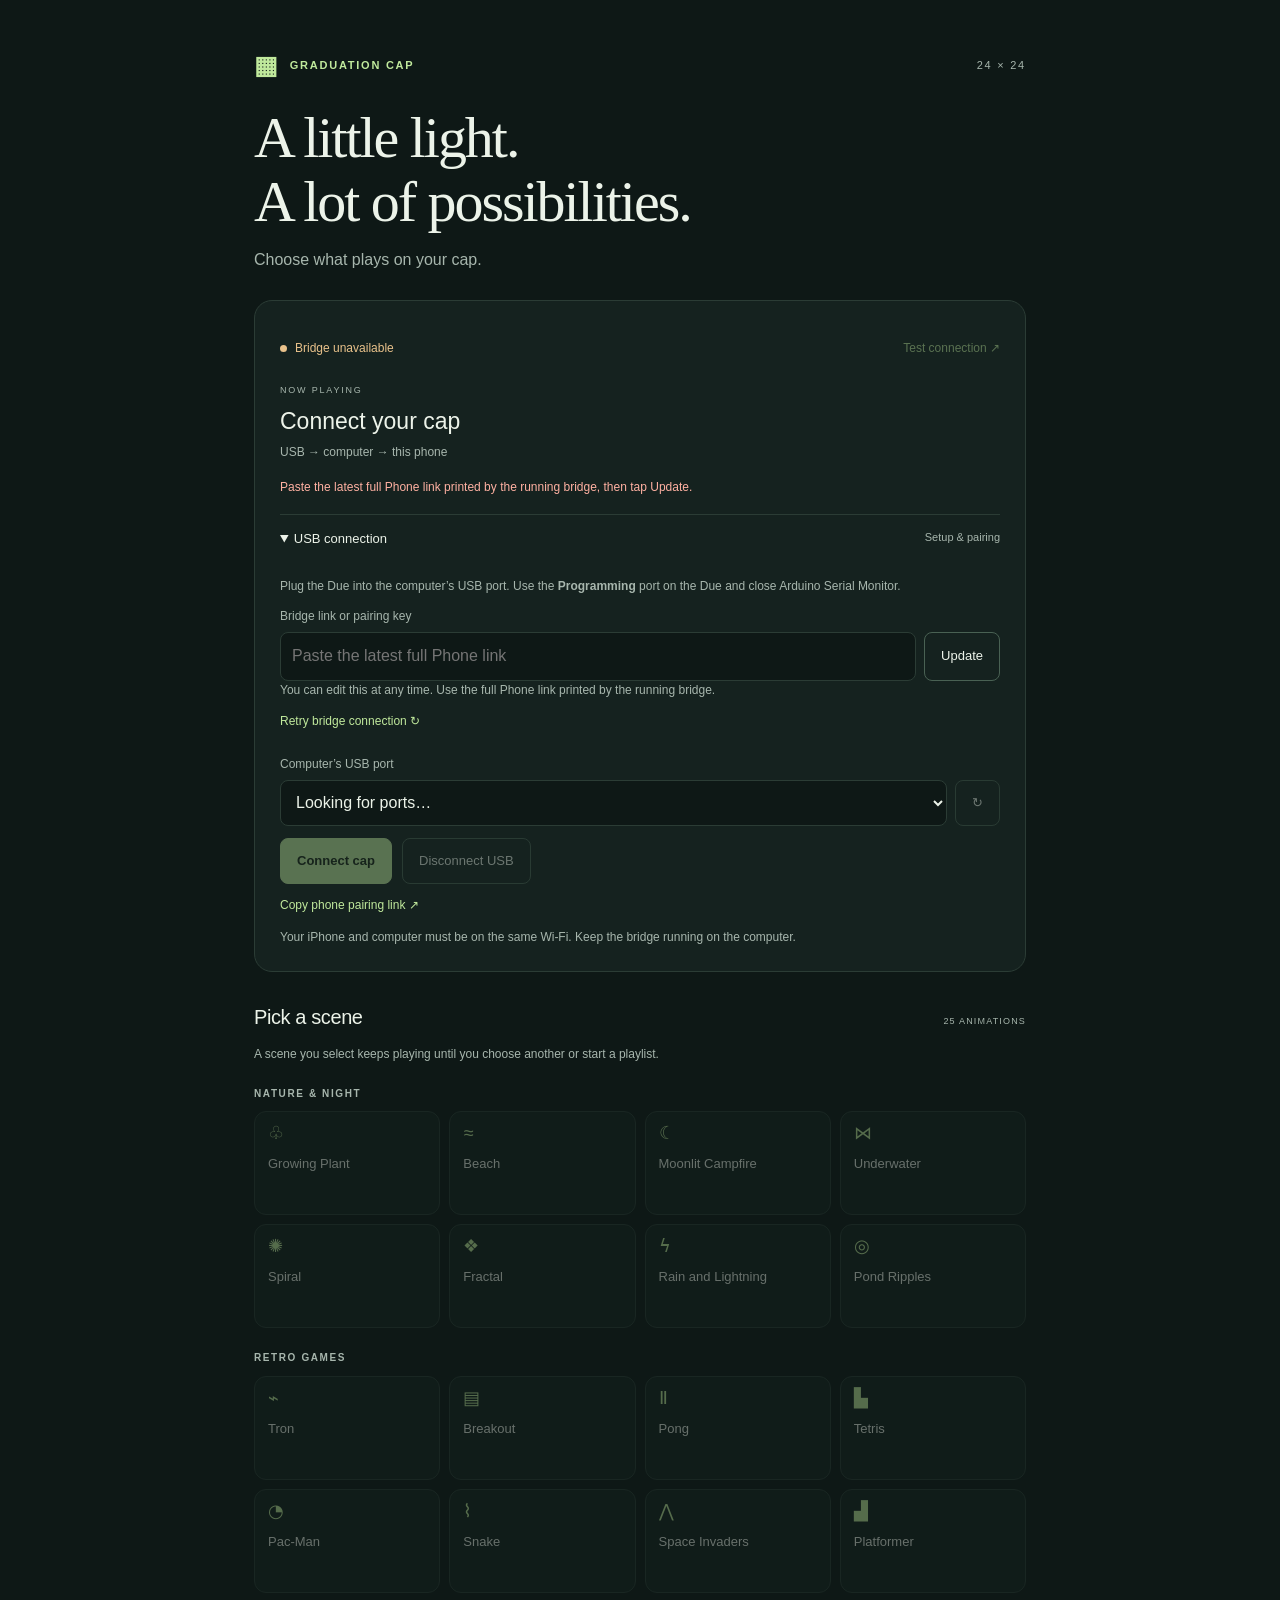
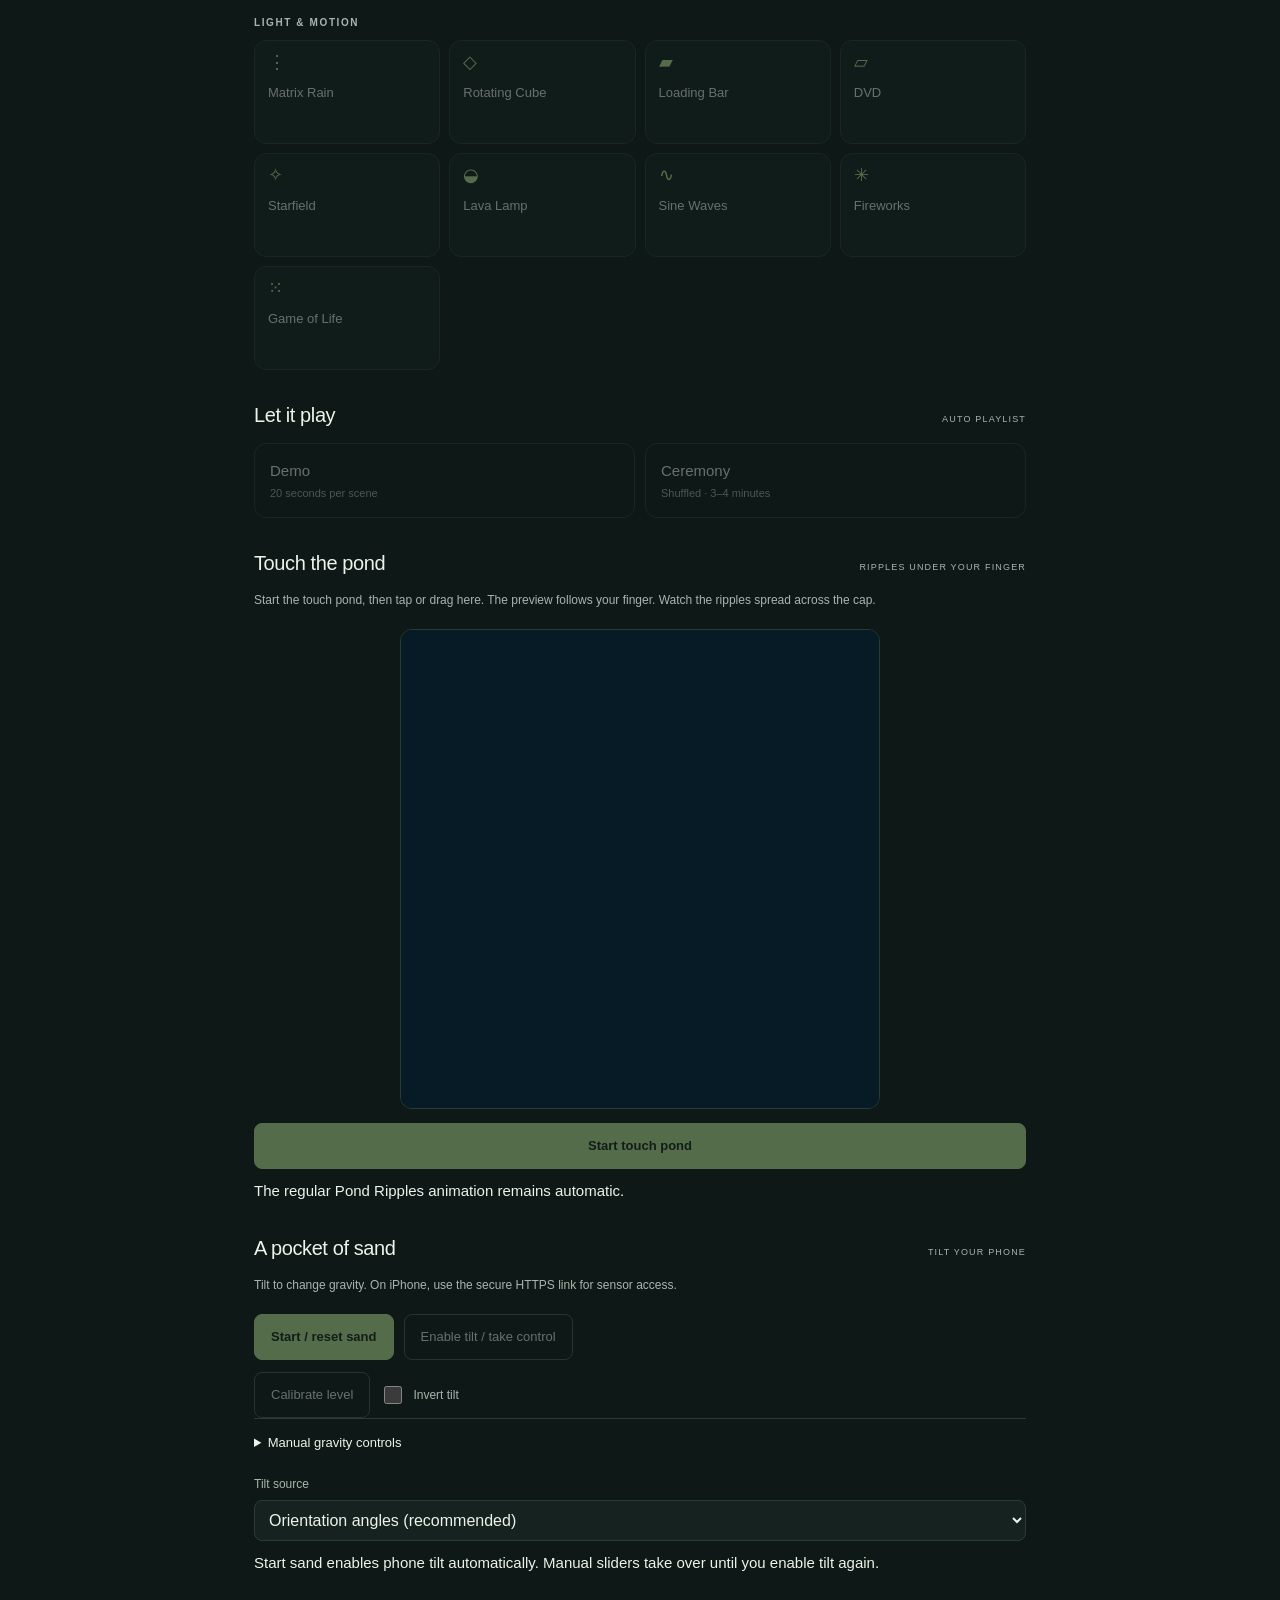
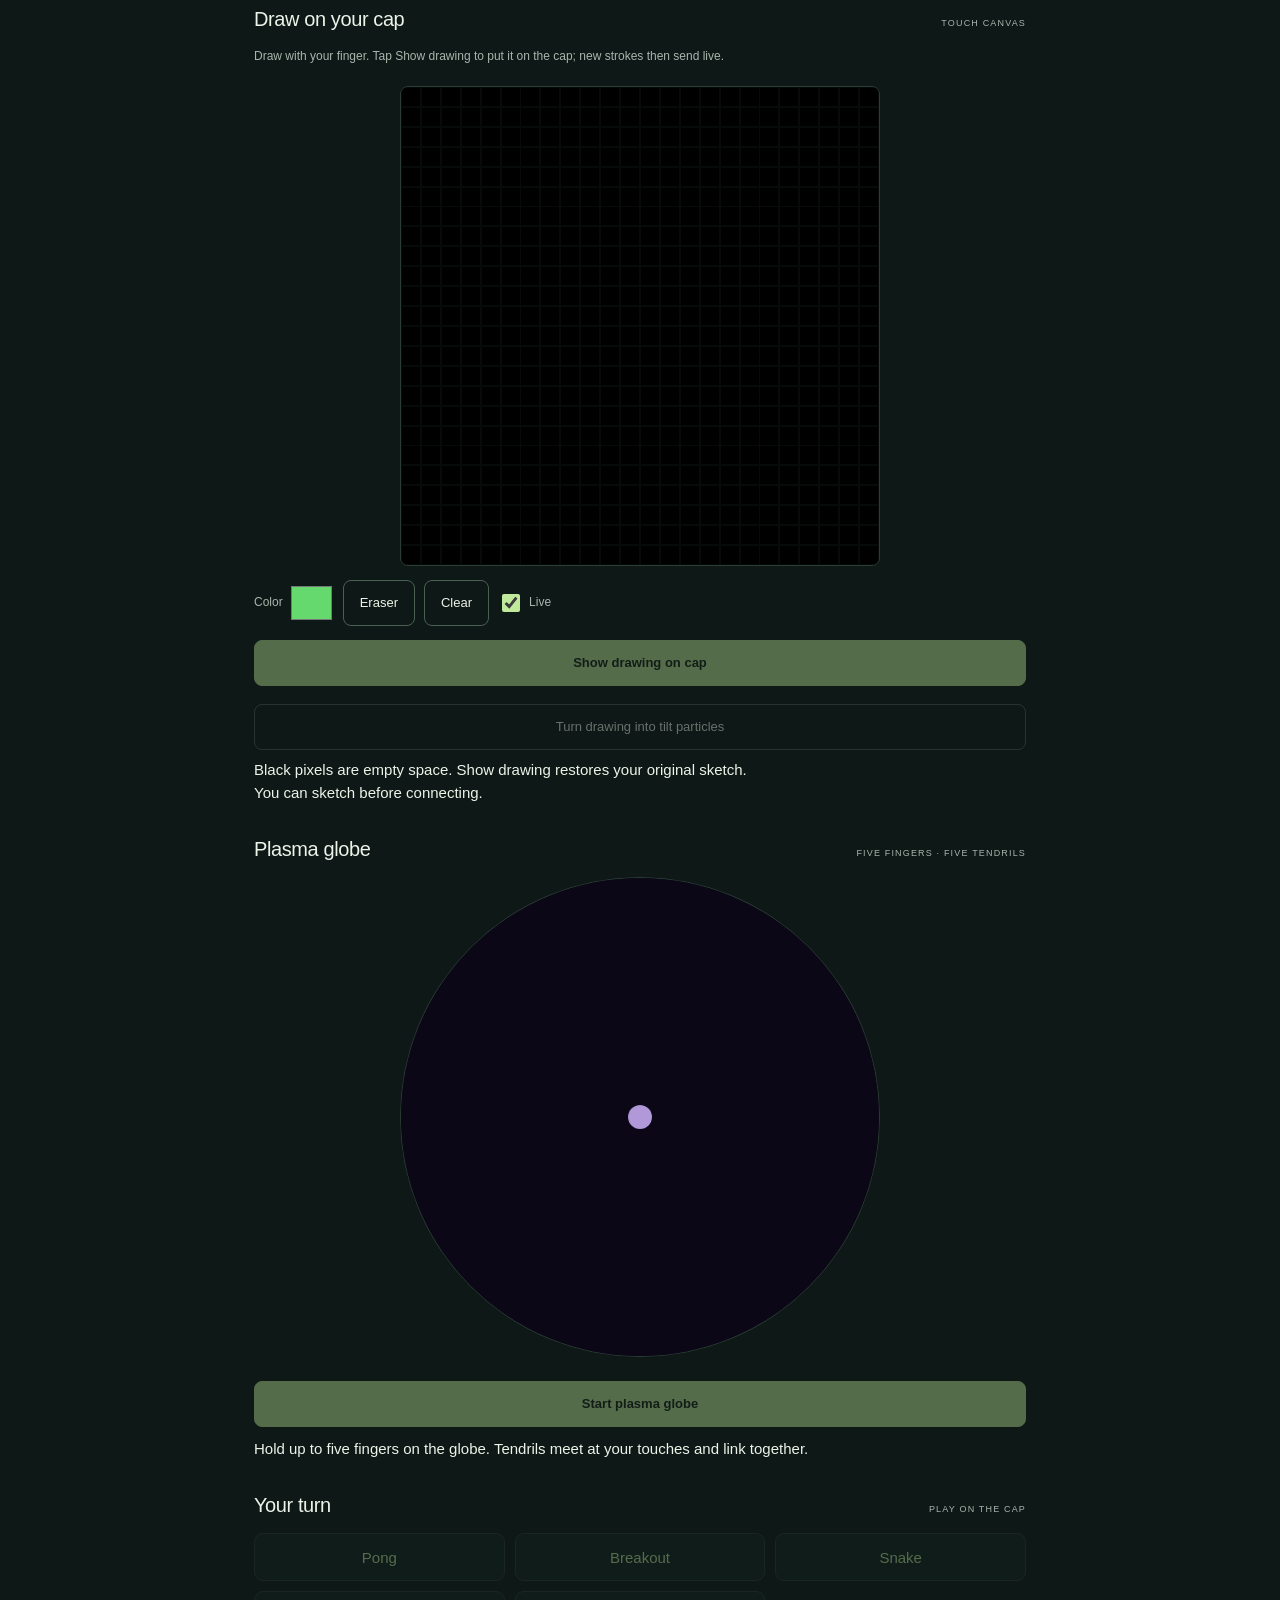
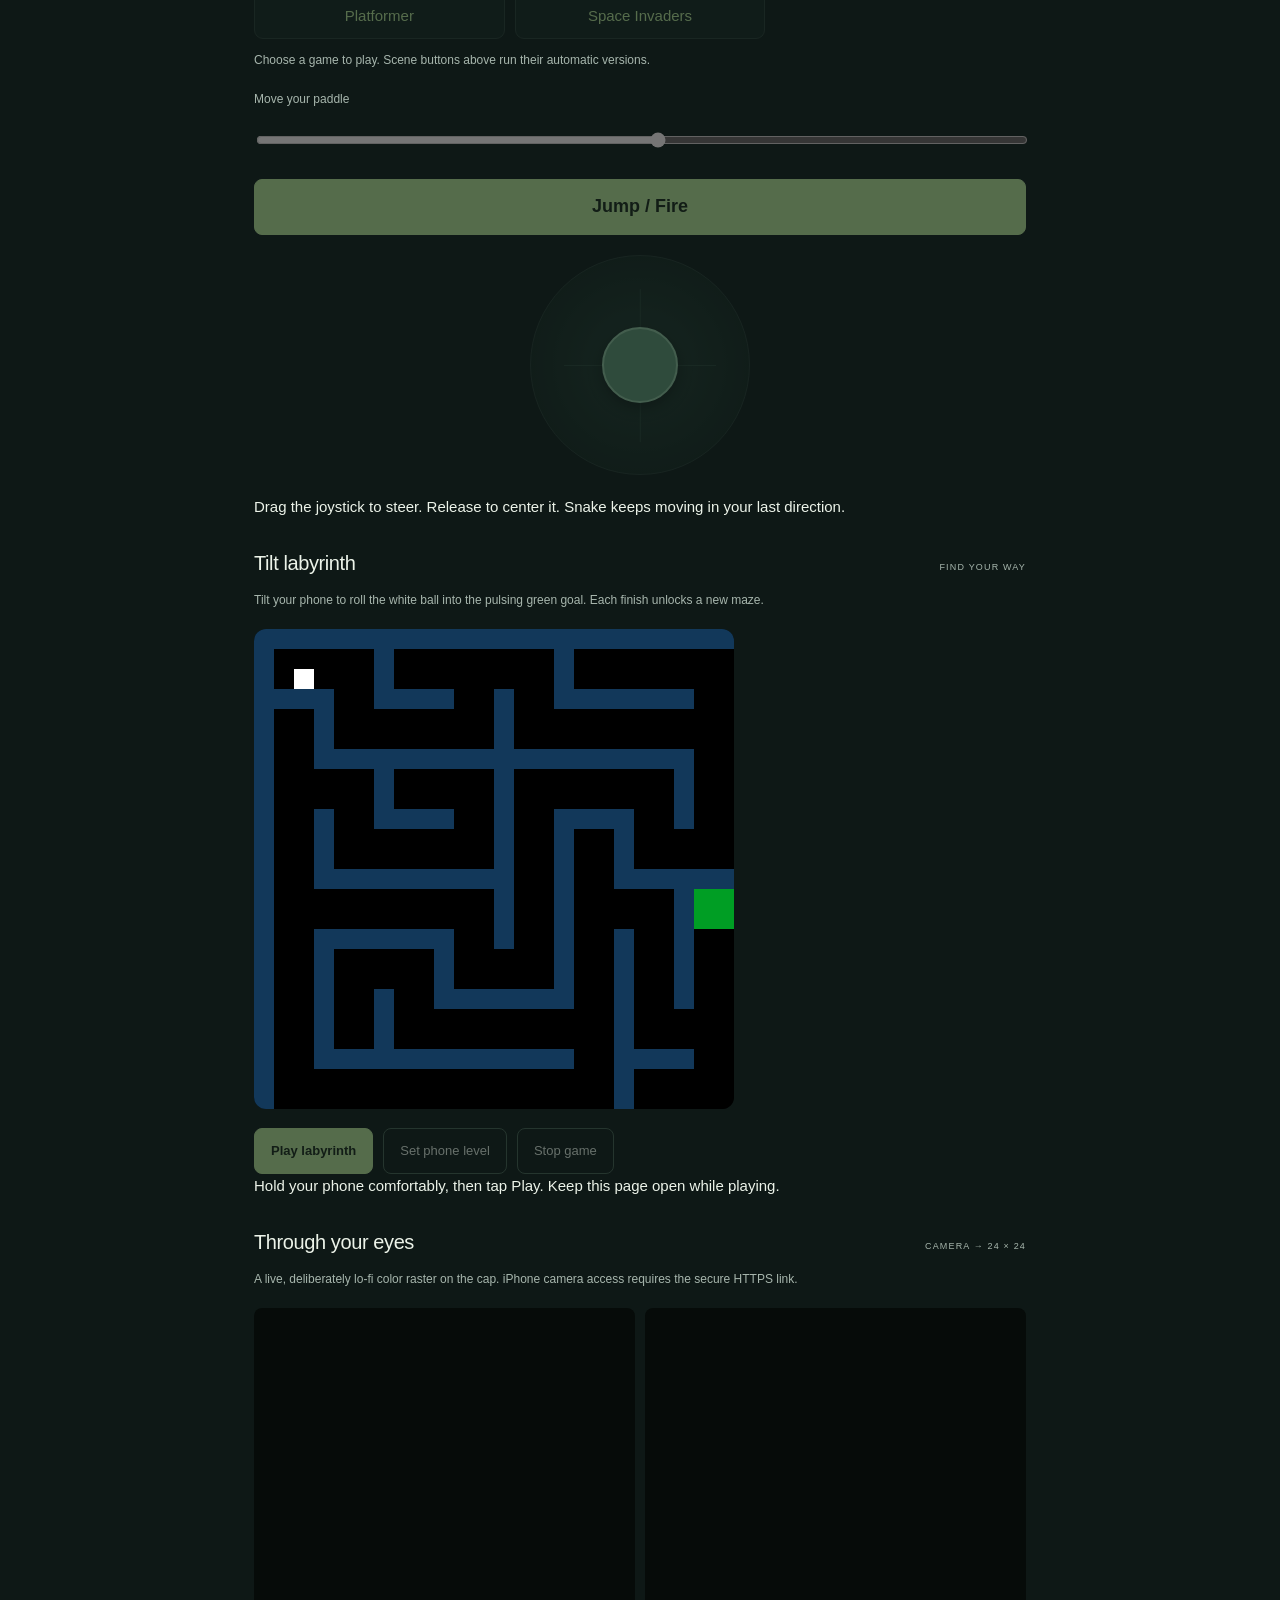
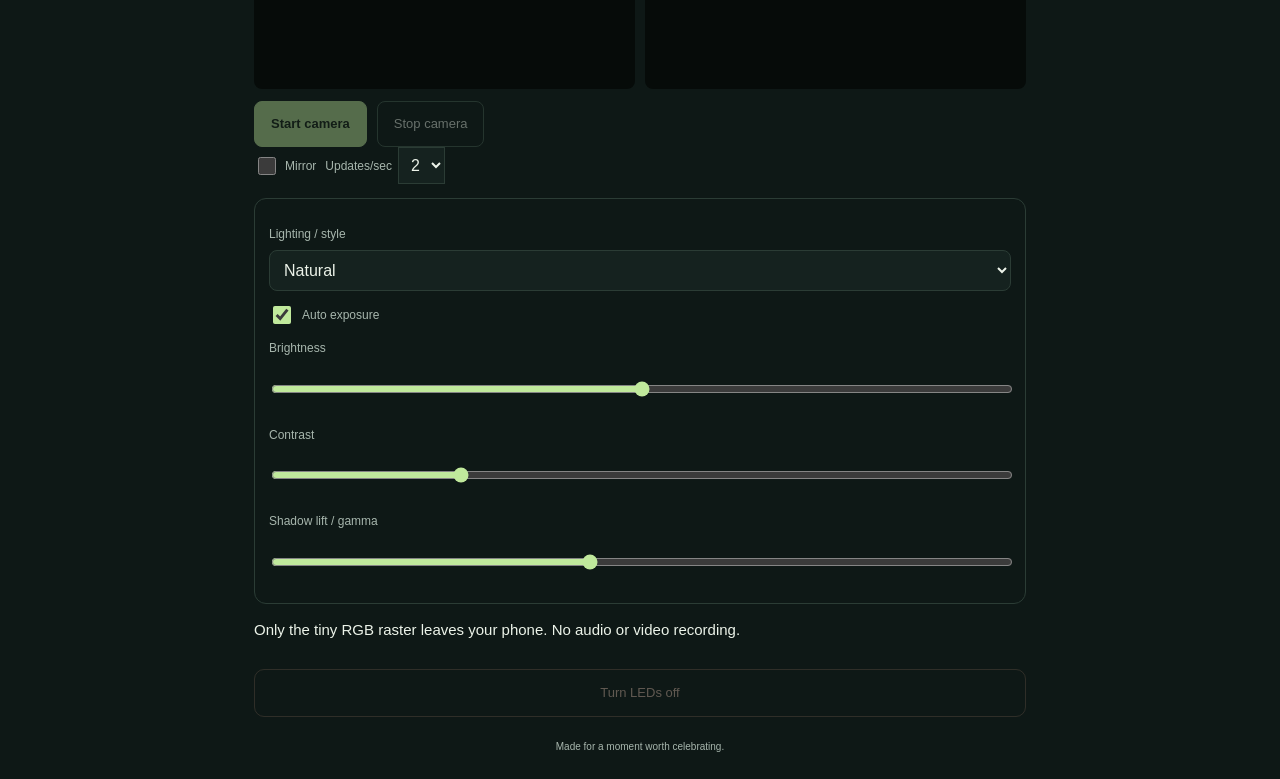
<file: index.html>
<!doctype html>
<html lang="en">
<head>
  <meta charset="utf-8">
  <meta name="viewport" content="width=device-width,initial-scale=1,viewport-fit=cover">
  <meta name="theme-color" content="#0e1816">
  <title>Graduation Cap · Controller</title>
  <link rel="stylesheet" href="style.css?v=13">
  <script src="sensors.js?v=13" defer></script>
  <script src="app.js?v=13" defer></script>
</head>
<body>
<main>
  <header>
    <div class="eyebrow"><span class="matrix-icon" aria-hidden="true">▦</span> GRADUATION CAP <span class="edition">24 × 24</span></div>
    <h1>A little light.<br>A lot of possibilities.</h1>
    <p class="intro">Choose what plays on your cap.</p>
  </header>
  <section class="connection" aria-label="Cap connection">
    <div class="connection-top"><span id="connectionBadge" class="badge"><i></i> Checking bridge</span><button id="ping" class="text-button" data-control disabled>Test connection ↗</button></div>
    <div class="now"><span class="label">NOW PLAYING</span><strong id="nowPlaying">Connect your cap</strong><span id="modeLabel">USB → computer → this phone</span></div>
    <p id="feedback" class="feedback" role="status" aria-live="polite">Opening the local bridge…</p>
    <details id="setup" open>
      <summary>USB connection <span>Setup & pairing</span></summary>
      <div class="setup-body">
        <p>Plug the Due into the computer’s USB port. Use the <strong>Programming</strong> port on the Due and close Arduino Serial Monitor.</p>
        <div id="pairing"><label for="pairKey">Bridge link or pairing key</label><div class="input-row"><input id="pairKey" type="text" autocomplete="off" autocapitalize="none" spellcheck="false" placeholder="Paste the latest full Phone link"><button id="pair" class="secondary">Update</button></div><p class="hint">You can edit this at any time. Use the full Phone link printed by the running bridge.</p><button id="retry" class="text-button">Retry bridge connection ↻</button></div>
        <label for="ports">Computer’s USB port</label>
        <div class="input-row"><select id="ports"><option value="">Looking for ports…</option></select><button id="refresh" class="secondary" aria-label="Refresh USB ports">↻</button></div>
        <div class="setup-actions"><button id="connect" class="primary">Connect cap</button><button id="disconnect" class="secondary" disabled>Disconnect USB</button></div>
        <button id="copyLink" class="text-button">Copy phone pairing link ↗</button>
        <p class="hint">Your iPhone and computer must be on the same Wi-Fi. Keep the bridge running on the computer.</p>
      </div>
    </details>
  </section>
  <section aria-label="Select an animation">
    <div class="section-title"><h2>Pick a scene</h2><span id="sceneCount">25 ANIMATIONS</span></div>
    <p class="section-note">A scene you select keeps playing until you choose another or start a playlist.</p>
    <div id="animations"></div>
  </section>
  <section class="playlist" aria-label="Playback controls">
    <div class="section-title"><h2>Let it play</h2><span>AUTO PLAYLIST</span></div>
    <div class="mode-buttons"><button data-mode="DEMO" data-control disabled><strong>Demo</strong><span>20 seconds per scene</span></button><button data-mode="CEREMONY" data-control disabled><strong>Ceremony</strong><span>Shuffled · 3–4 minutes</span></button></div>
  </section>
  <section aria-label="Interactive pond ripples">
    <div class="section-title"><h2>Touch the pond</h2><span>RIPPLES UNDER YOUR FINGER</span></div>
    <p class="section-note">Start the touch pond, then tap or drag here. The preview follows your finger. Watch the ripples spread across the cap.</p>
    <canvas id="rippleCanvas" width="480" height="480" aria-label="Touch here to create ripples on the cap"></canvas>
    <button id="startRipples" class="primary" data-control disabled>Start touch pond</button>
    <p id="rippleStatus" class="hint" role="status">The regular Pond Ripples animation remains automatic.</p>
  </section>
  <section id="sandSection" aria-label="Tilt controlled sand">
    <div class="section-title"><h2>A pocket of sand</h2><span>TILT YOUR PHONE</span></div>
    <p class="section-note">Tilt to change gravity. On iPhone, use the secure HTTPS link for sensor access.</p>
    <div class="setup-actions"><button id="startSand" class="primary" data-control disabled>Start / reset sand</button><button id="enableTilt" class="secondary">Enable tilt / take control</button></div>
    <div class="setup-actions"><button id="calibrateTilt" class="secondary">Calibrate level</button><label class="live-label"><input id="invertTilt" type="checkbox"> Invert tilt</label></div>
    <details><summary>Manual gravity controls</summary><label for="gravityX">Left / right</label><input id="gravityX" class="paddle-slider" type="range" min="-100" max="100" value="0"><label for="gravityY">Up / down</label><input id="gravityY" class="paddle-slider" type="range" min="-100" max="100" value="80"></details>
    <label for="tiltSource">Tilt source</label><select id="tiltSource"><option value="auto">Auto (gravity + fallback)</option><option value="gravity">Gravity sensor</option><option value="orientation" selected>Orientation angles (recommended)</option></select>
    <p id="sandStatus" class="hint" role="status">Start sand enables phone tilt automatically. Manual sliders take over until you enable tilt again.</p>
  </section>
  <section class="creative" aria-label="Touch drawing">
    <div class="section-title"><h2>Draw on your cap</h2><span>TOUCH CANVAS</span></div>
    <p class="section-note">Draw with your finger. Tap Show drawing to put it on the cap; new strokes then send live.</p>
    <canvas id="drawCanvas" width="480" height="480" aria-label="24 by 24 pixel drawing canvas"></canvas>
    <div class="drawing-tools">
      <label class="color-label">Color <input id="brushColor" type="color" value="#65d96d"></label>
      <button id="eraser" class="secondary" aria-pressed="false">Eraser</button>
      <button id="clearDrawing" class="secondary">Clear</button>
      <label class="live-label"><input id="liveDrawing" type="checkbox" checked> Live</label>
    </div>
    <button id="showDrawing" class="primary" data-control disabled>Show drawing on cap</button>
    <button id="animateDrawing" class="secondary" data-control disabled>Turn drawing into tilt particles</button>
    <p id="drawingTiltStatus" class="hint" role="status">Black pixels are empty space. Show drawing restores your original sketch.</p>
    <p id="drawingStatus" class="hint" role="status">You can sketch before connecting.</p>
  </section>
  <section aria-label="Multi touch plasma globe">
    <div class="section-title"><h2>Plasma globe</h2><span>FIVE FINGERS · FIVE TENDRILS</span></div>
    <canvas id="plasmaCanvas" width="480" height="480" aria-label="Touch with multiple fingers to attract plasma tendrils"></canvas>
    <button id="startPlasma" class="primary" data-control disabled>Start plasma globe</button>
    <p id="plasmaStatus" class="hint" role="status">Hold up to five fingers on the globe. Tendrils meet at your touches and link together.</p>
  </section>
  <section aria-label="Playable games">
    <div class="section-title"><h2>Your turn</h2><span>PLAY ON THE CAP</span></div>
    <div class="game-buttons"><button data-game="6" data-control disabled>Pong</button><button data-game="3" data-control disabled>Breakout</button><button data-game="13" data-control disabled>Snake</button><button data-game="16" data-control disabled>Platformer</button><button data-game="14" data-control disabled>Space Invaders</button></div>
    <p id="gameHelp" class="section-note">Choose a game to play. Scene buttons above run their automatic versions.</p>
    <label id="paddleLabel" for="paddle">Move your paddle</label><input id="paddle" class="paddle-slider" type="range" min="0" max="23" value="12" disabled>
    <button id="gameAction" class="primary game-action" disabled>Jump / Fire</button>
    <div id="snakePad" class="touch-joystick" tabindex="0" role="group" aria-label="Touch joystick. Drag to steer; arrow keys also work." aria-disabled="true"><span class="joystick-cross" aria-hidden="true"></span><span id="joystickKnob" aria-hidden="true"></span></div>
    <p class="hint">Drag the joystick to steer. Release to center it. Snake keeps moving in your last direction.</p>
  </section>
  <section aria-label="Tilt labyrinth">
    <div class="section-title"><h2>Tilt labyrinth</h2><span>FIND YOUR WAY</span></div>
    <p class="section-note">Tilt your phone to roll the white ball into the pulsing green goal. Each finish unlocks a new maze.</p>
    <canvas id="labyrinthCanvas" width="480" height="480" aria-label="Maze preview. White ball, blue walls, green goal." style="width:100%;max-width:480px;image-rendering:pixelated;border-radius:12px;background:#050909"></canvas>
    <div class="setup-actions"><button id="startLabyrinth" class="primary" data-control disabled>Play labyrinth</button><button id="levelLabyrinth" class="secondary" disabled>Set phone level</button><button id="stopLabyrinth" class="secondary" disabled>Stop game</button></div>
    <p id="labyrinthStatus" class="hint" role="status">Hold your phone comfortably, then tap Play. Keep this page open while playing.</p>
  </section>
  <section aria-label="Live camera rasterization">
    <div class="section-title"><h2>Through your eyes</h2><span>CAMERA → 24 × 24</span></div>
    <p class="section-note">A live, deliberately lo-fi color raster on the cap. iPhone camera access requires the secure HTTPS link.</p>
    <div class="camera-previews"><video id="cameraFeed" autoplay muted playsinline aria-label="Local camera preview"></video><canvas id="videoRaster" width="24" height="24" aria-label="24 by 24 camera raster preview"></canvas></div>
    <div class="setup-actions"><button id="startVideo" class="primary" data-control disabled>Start camera</button><button id="stopVideo" class="secondary" disabled>Stop camera</button></div>
    <div class="drawing-tools"><label class="live-label"><input id="mirrorVideo" type="checkbox"> Mirror</label><label>Updates/sec <select id="videoFPS"><option>1</option><option selected>2</option><option>3</option></select></label></div>
    <div class="video-filters">
      <label for="videoFilter">Lighting / style</label><select id="videoFilter"><option value="natural">Natural</option><option value="lowlight">Low light</option><option value="bright">Bright / high contrast</option><option value="mono">Grayscale</option><option value="silhouette">Silhouette</option><option value="edges">Edges</option></select>
      <label class="live-label"><input id="autoExposure" type="checkbox" checked> Auto exposure</label>
      <label for="videoBrightness">Brightness</label><input id="videoBrightness" class="paddle-slider" type="range" min="-80" max="80" value="0">
      <label for="videoContrast">Contrast</label><input id="videoContrast" class="paddle-slider" type="range" min="50" max="250" value="100">
      <label for="videoGamma">Shadow lift / gamma</label><input id="videoGamma" class="paddle-slider" type="range" min="40" max="180" value="100">
    </div>
    <p id="videoStatus" class="hint" role="status">Only the tiny RGB raster leaves your phone. No audio or video recording.</p>
  </section>
  <footer><button id="off" class="off-button" data-control disabled>Turn LEDs off</button><p>Made for a moment worth celebrating.</p></footer>
</main>
<script src="creative.js?v=13" defer></script>
<script src="pond.js?v=13" defer></script>
<script src="effects.js?v=13" defer></script>
<script src="maze.js?v=13" defer></script>
<script src="labyrinth.js?v=13" defer></script>
</body>
</html>
</file>
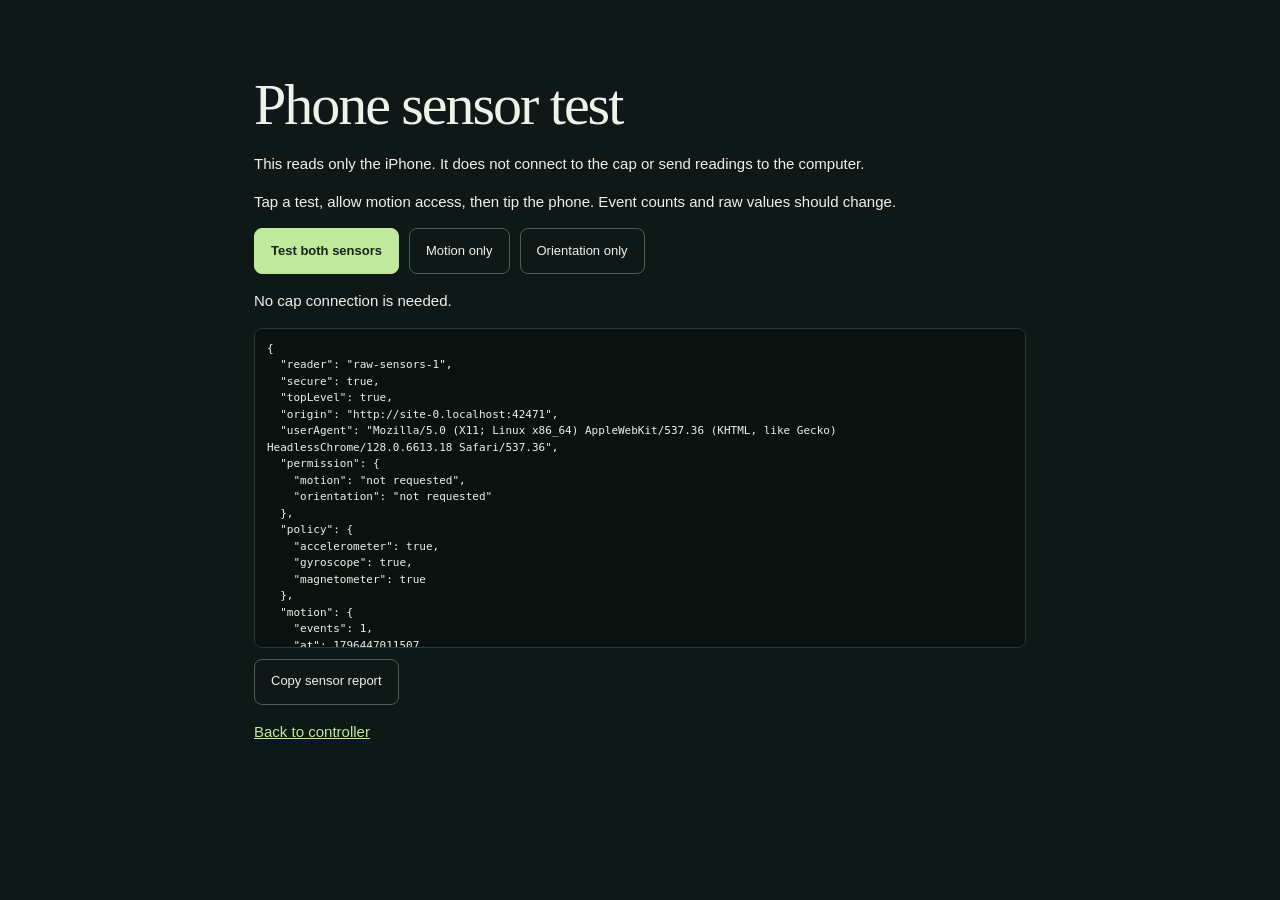
<file: sensor-test.html>
<!doctype html><html lang="en"><head><meta charset="utf-8"><meta name="viewport" content="width=device-width,initial-scale=1"><title>Cap · iPhone sensor test</title><link rel="stylesheet" href="/style.css?v=9"><script src="/sensors.js?v=9" defer></script><script src="/sensor-test.js?v=9" defer></script></head><body><main><h1>Phone sensor test</h1><p>This reads only the iPhone. It does not connect to the cap or send readings to the computer.</p><p>Tap a test, allow motion access, then tip the phone. Event counts and raw values should change.</p><div class="setup-actions"><button id="testBoth" class="primary">Test both sensors</button><button id="testMotion" class="secondary">Motion only</button><button id="testOrientation" class="secondary">Orientation only</button></div><p id="sensorMessage" role="status">No cap connection is needed.</p><pre id="sensorReport" class="sensor-report" aria-live="off"></pre><button id="copySensorReport" class="secondary">Copy sensor report</button><p><a href="/" id="backController">Back to controller</a></p></main></body></html>
</file>
<file: style.css>
:root{color-scheme:dark;--bg:#0e1816;--panel:#15221f;--line:#2b3c35;--muted:#a7b6ad;--text:#ecf3e9;--green:#c0e99c;--amber:#e9c28b}*{box-sizing:border-box}body{margin:0;background:var(--bg);color:var(--text);font:15px/1.55 -apple-system,BlinkMacSystemFont,"Segoe UI",sans-serif}main{max-width:820px;margin:auto;padding:40px 24px 24px;padding-bottom:max(24px,env(safe-area-inset-bottom))}button,input,select{font:inherit}button{cursor:pointer;touch-action:manipulation}button:disabled{cursor:default;opacity:.4}button:focus-visible,input:focus-visible,select:focus-visible,summary:focus-visible{outline:2px solid var(--green);outline-offset:4px}header{padding:8px 0 28px}.eyebrow{font-size:11px;letter-spacing:.16em;font-weight:650;display:flex;align-items:center;gap:10px;color:var(--green)}.matrix-icon{font-size:25px;line-height:1}.edition{margin-left:auto;font-weight:400;color:var(--muted)}h1{font-family:Georgia,"Times New Roman",serif;font-size:clamp(38px,6vw,58px);font-weight:400;letter-spacing:-.035em;line-height:1.1;margin:28px 0 14px}.intro{margin:0;color:var(--muted);font-size:16px}.connection{background:var(--panel);border:1px solid var(--line);border-radius:18px;padding:22px}.connection-top{display:flex;justify-content:space-between;align-items:center;gap:10px}.badge{font-size:12px;display:inline-flex;gap:8px;align-items:center;color:var(--amber)}.badge i{width:7px;height:7px;display:block;border-radius:50%;background:currentColor}.badge.connected{color:var(--green)}.text-button{border:0;color:var(--green);background:transparent;padding:12px 0;font-size:12px;min-height:44px;text-align:left}.now{display:flex;flex-direction:column;padding:14px 0 0;gap:3px}.label{font-size:9px;letter-spacing:.2em;color:var(--muted);margin-bottom:3px}.now strong{font-size:23px;font-weight:500}.now>span:last-child{font-size:12px;color:var(--muted)}.feedback{font-size:12px;color:var(--green);min-height:20px;overflow-wrap:anywhere;margin:16px 0}.feedback.error{color:#ffb1a2}details{border-top:1px solid var(--line)}summary{cursor:pointer;padding:14px 0 0;font-size:13px;min-height:44px}summary span{float:right;font-size:11px;color:var(--muted)}.setup-body{padding-top:6px}.setup-body p{font-size:12px;color:var(--muted)}label{font-size:12px;display:block;color:var(--muted);margin:12px 0 6px}.input-row{display:flex;gap:8px}.input-row input,.input-row select{flex:1;min-width:0;width:100%;background:var(--bg);color:var(--text);border:1px solid var(--line);border-radius:8px;padding:11px;font-size:16px;min-height:46px}.primary,.secondary{border-radius:8px;padding:10px 16px;font-size:13px;min-height:46px;white-space:nowrap}.primary{background:var(--green);color:#182517;border:1px solid var(--green);font-weight:650}.secondary{background:transparent;color:var(--text);border:1px solid #496153}.setup-actions{display:flex;gap:10px;margin:12px 0 0}.hint{margin:0}.section-title{display:flex;align-items:baseline;justify-content:space-between;gap:10px;margin:30px 0 12px}h2{font-size:20px;font-weight:500;letter-spacing:-.02em;margin:0}.section-title>span{font-size:9px;letter-spacing:.13em;color:var(--muted)}.mode-buttons{display:grid;grid-template-columns:1fr 1fr;gap:10px}.mode-buttons button{display:flex;flex-direction:column;align-items:flex-start;background:transparent;color:var(--text);border:1px solid var(--line);padding:15px;border-radius:12px;gap:2px}.mode-buttons strong{font-weight:500;font-size:15px}.mode-buttons span{font-size:11px;color:var(--muted)}.mode-buttons button.active{border-color:var(--green);background:#1d2e23}.section-note{font-size:12px;color:var(--muted);margin:0 0 20px}.group-title{font-size:10px;color:var(--muted);letter-spacing:.16em;margin:22px 0 10px}.scene-grid{display:grid;grid-template-columns:repeat(3,minmax(0,1fr));gap:9px}.scene{background:var(--panel);color:var(--text);text-align:left;border:1px solid var(--line);border-radius:12px;min-height:91px;padding:13px;display:flex;flex-direction:column;gap:13px;position:relative}.scene .symbol{color:var(--green);font-size:18px;font-family:monospace;line-height:1}.scene .scene-name{font-size:12px;line-height:1.25}.scene.active{border-color:var(--green);background:#213122}.scene.active::after{content:"●";position:absolute;right:10px;top:8px;color:var(--green);font-size:8px}.scene.busy{border-color:var(--amber)}footer{text-align:center;padding-top:28px}.off-button{width:100%;min-height:48px;background:transparent;color:#dcbaa9;border:1px solid #635044;border-radius:10px;font-size:13px}footer p{font-size:10px;color:var(--muted);margin:22px 0 0}button:not(:disabled):active{transform:translateY(1px)}@media(min-width:620px){main{padding-top:45px}.scene-grid{grid-template-columns:repeat(4,minmax(0,1fr))}.scene{min-height:104px}.scene .scene-name{font-size:13px}.connection{padding:25px}}@media(max-width:360px){main{padding:25px 16px}.connection{padding:16px}.scene-grid{grid-template-columns:repeat(2,minmax(0,1fr))}.text-button{font-size:11px}}
#drawCanvas{display:block;width:100%;max-width:480px;aspect-ratio:1;margin:0 auto 14px;border:1px solid var(--line);border-radius:8px;touch-action:none;image-rendering:pixelated}.creative{margin-top:24px}.drawing-tools{display:flex;align-items:center;gap:9px;flex-wrap:wrap;margin-bottom:14px}.drawing-tools label{margin:0;display:flex;align-items:center;gap:6px}.color-label input{width:45px;height:42px;border:0;background:none;padding:0}.live-label input{width:18px;height:18px;accent-color:var(--green)}#showDrawing{width:100%;margin-bottom:10px}.game-buttons{display:grid;grid-template-columns:repeat(3,1fr);gap:10px;margin-bottom:12px}.game-buttons button,.snake-pad button{min-height:48px;border:1px solid var(--line);border-radius:9px;background:var(--panel);color:var(--green);font:inherit}.game-buttons button.active{border-color:var(--green)}.paddle-slider{display:block;width:100%;height:50px;accent-color:var(--green);touch-action:pan-y}.snake-pad{touch-action:none;text-align:center;margin:12px auto;max-width:300px}.snake-pad button{width:70px;margin:4px;font-size:23px}.drawing-tools button[aria-pressed=true]{background:#334b35;border-color:var(--green)}#drawingStatus{overflow-wrap:anywhere}

.game-action{display:block;width:100%;margin:14px 0;min-height:56px;font-size:18px;touch-action:manipulation}

#rippleCanvas{display:block;width:100%;max-width:480px;aspect-ratio:1;margin:0 auto 14px;border:1px solid var(--line);border-radius:12px;touch-action:none}#startRipples{width:100%;margin-bottom:10px}#rippleStatus{margin-bottom:24px}
#plasmaCanvas{display:block;width:100%;max-width:480px;aspect-ratio:1;margin:0 auto 14px;border:1px solid var(--line);border-radius:50%;touch-action:none}#startPlasma{width:100%;margin:10px 0}.camera-previews{display:grid;grid-template-columns:1fr 1fr;gap:10px}.camera-previews video,.camera-previews canvas{display:block;background:#060b09;max-width:100%;width:100%;aspect-ratio:1;object-fit:cover;border-radius:8px}.camera-previews canvas{image-rendering:pixelated}.drawing-tools select{background:var(--panel);color:var(--text);border:1px solid var(--line);padding:8px;font-size:16px}.setup-actions .live-label{margin:auto 0;display:flex;gap:8px;align-items:center}

.video-filters{border:1px solid var(--line);border-radius:12px;padding:14px;margin:14px 0}.video-filters>select{width:100%;background:var(--panel);color:var(--text);border:1px solid var(--line);border-radius:8px;padding:10px;font-size:16px}.video-filters .live-label{display:flex;gap:8px;align-items:center}#animateDrawing{width:100%;margin:8px 0}

#tiltSource{width:100%;background:var(--panel);color:var(--text);padding:10px;border:1px solid var(--line);border-radius:8px;font-size:16px;margin-bottom:10px}

.sensor-report{white-space:pre-wrap;overflow-wrap:anywhere;background:#0a1210;border:1px solid var(--line);border-radius:8px;padding:12px;font:11px/1.5 monospace;max-height:320px;overflow:auto}a{color:var(--green)}

.touch-joystick{position:relative;width:220px;height:220px;margin:20px auto;border-radius:50%;border:1px solid var(--line);background:radial-gradient(circle,#253e33,#101d19);touch-action:none;user-select:none;-webkit-user-select:none;overflow:hidden}.touch-joystick[aria-disabled="true"]{opacity:.35}.touch-joystick:focus-visible{outline:2px solid var(--green);outline-offset:4px}.joystick-cross:before,.joystick-cross:after{content:"";position:absolute;background:#52796355;left:15%;top:50%;width:70%;height:1px}.joystick-cross:after{transform:rotate(90deg)}#joystickKnob{position:absolute;left:50%;top:50%;width:76px;height:76px;border-radius:50%;transform:translate(-50%,-50%);background:#6eaa84;border:2px solid #a5dfb5;box-shadow:0 5px 14px #0007;pointer-events:none}
</file>
